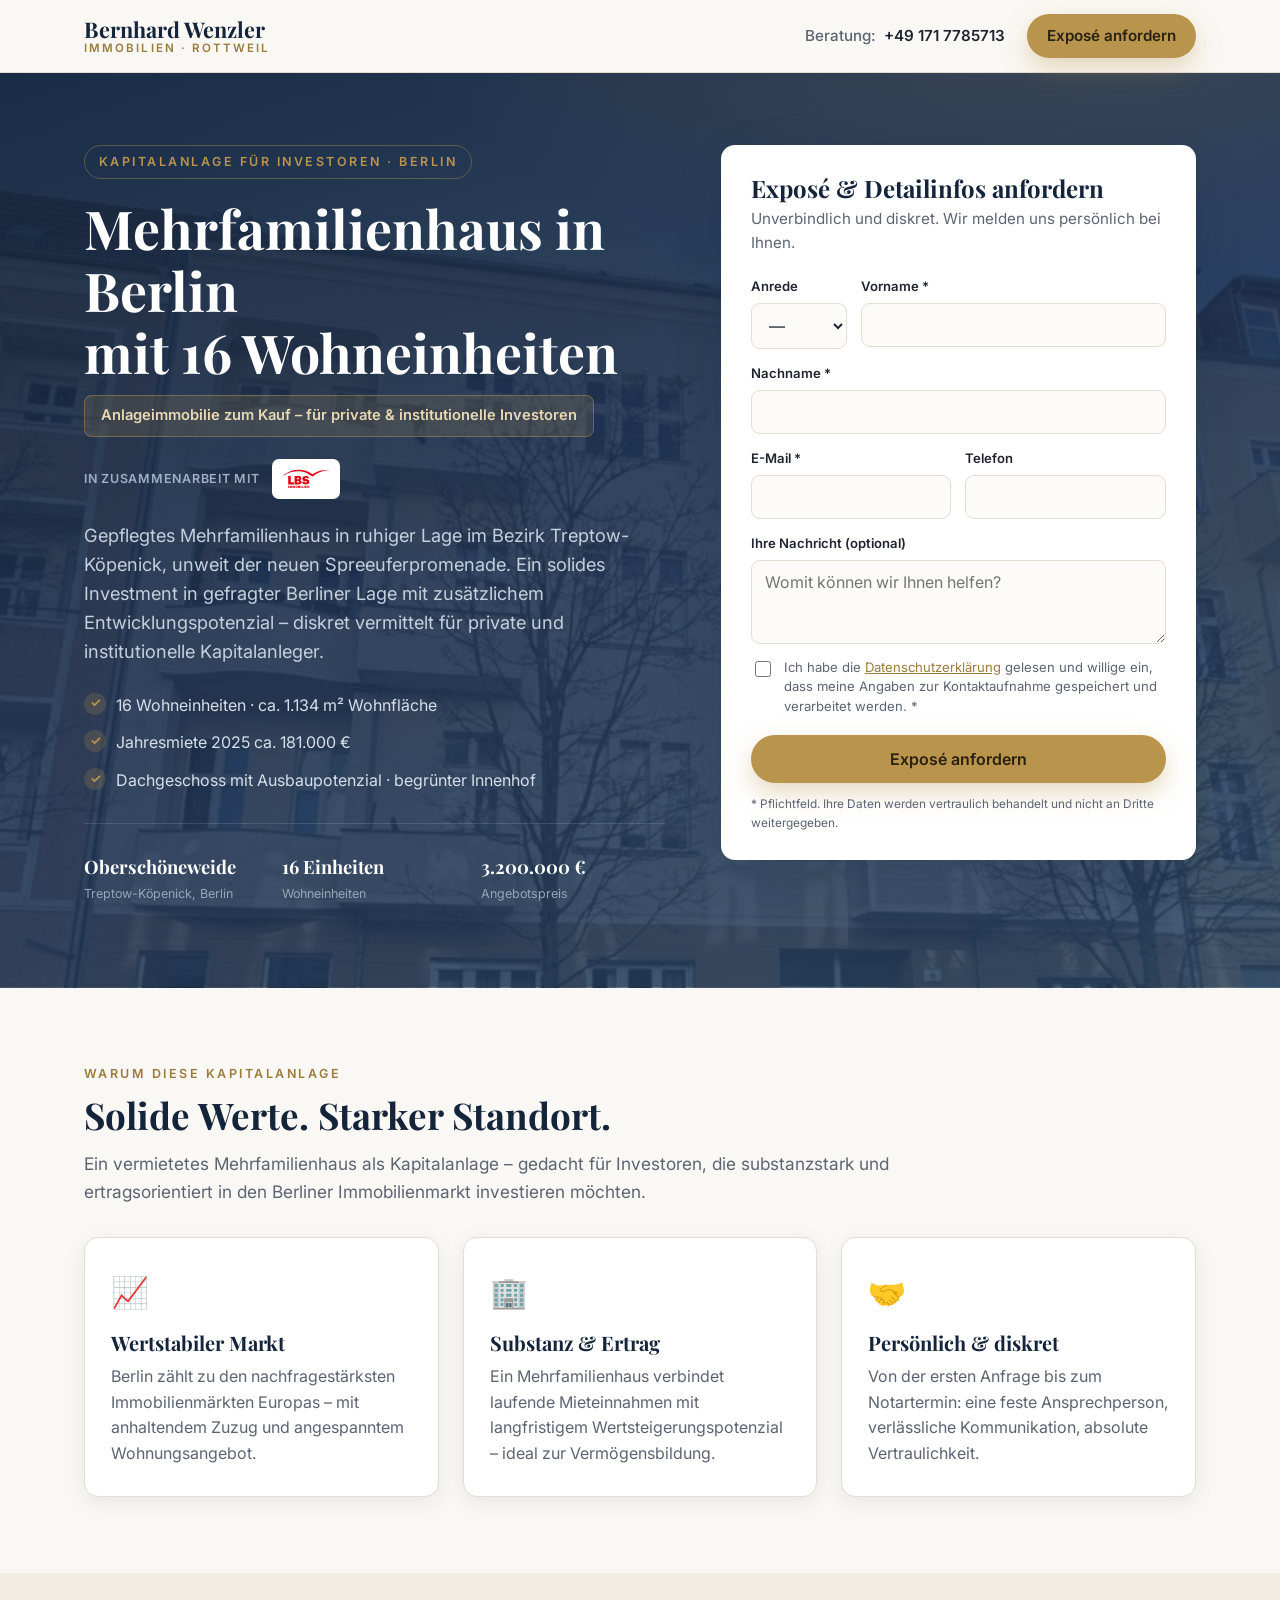
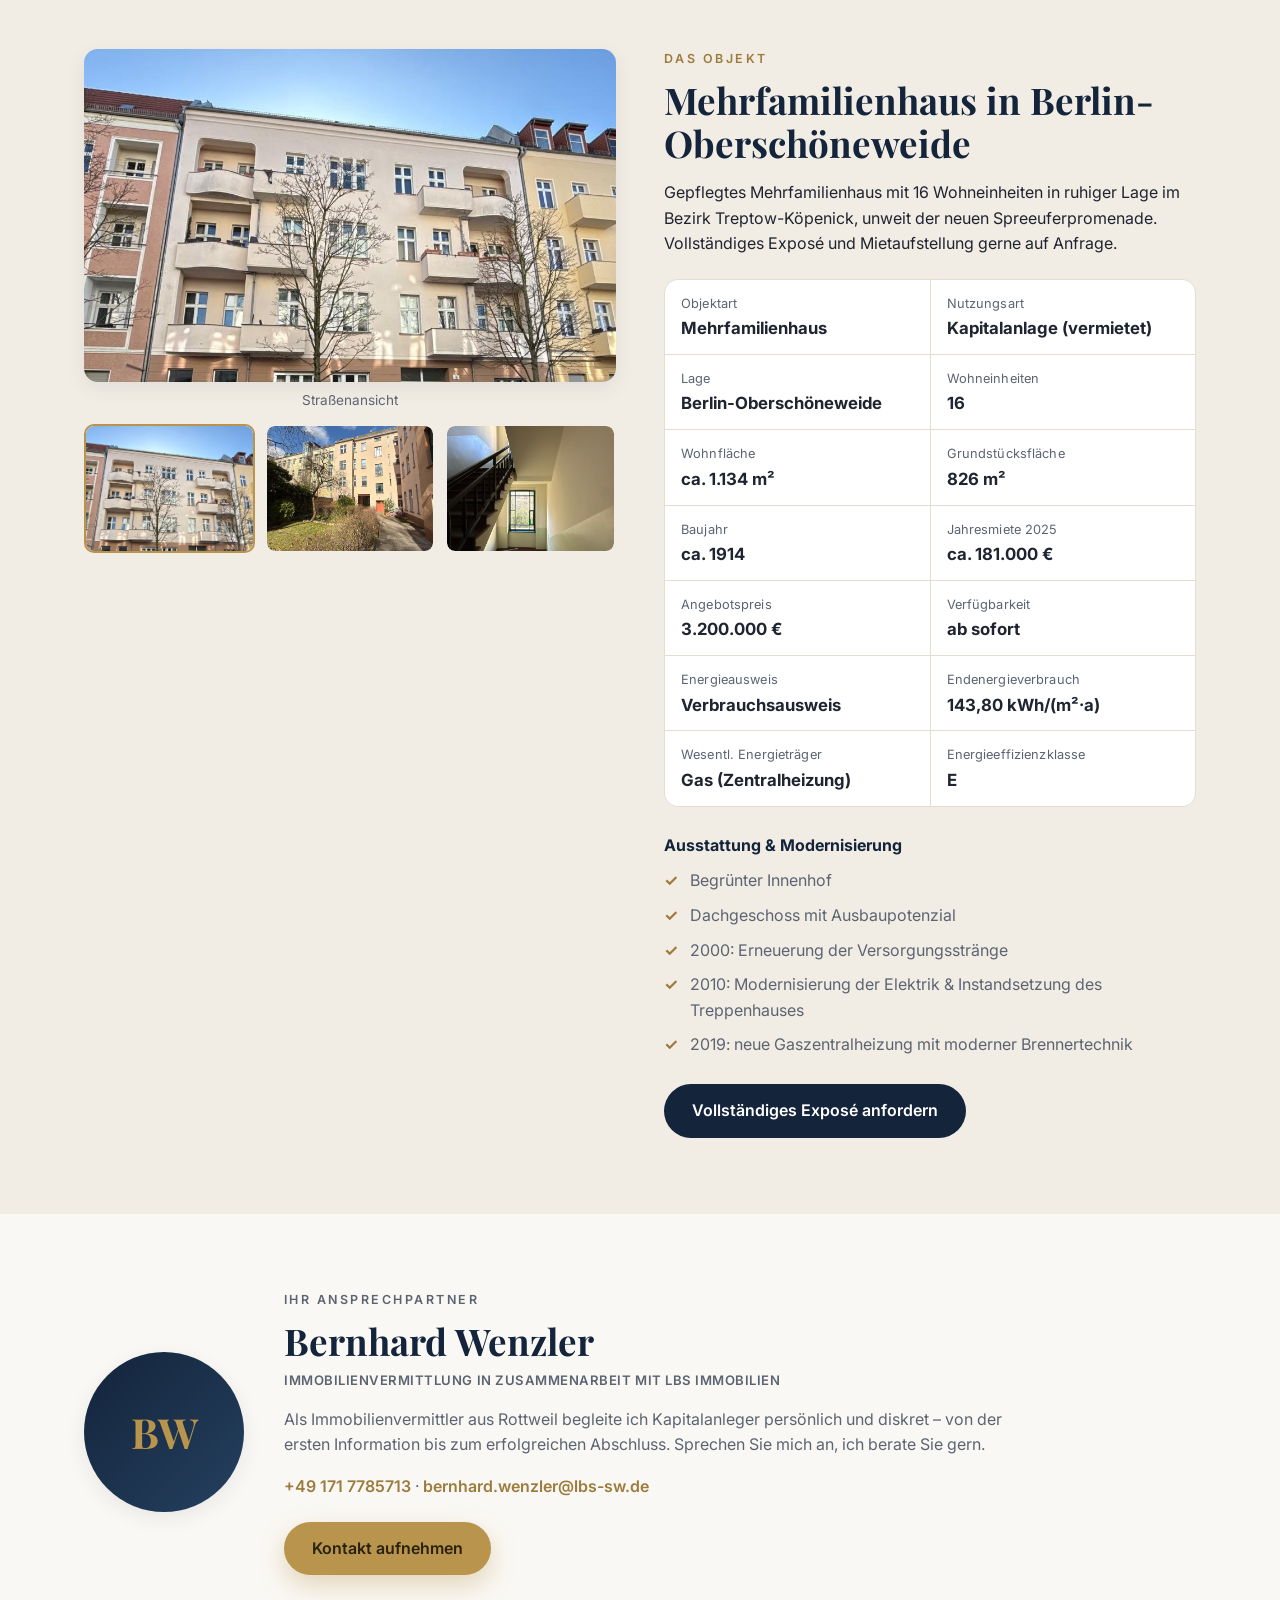
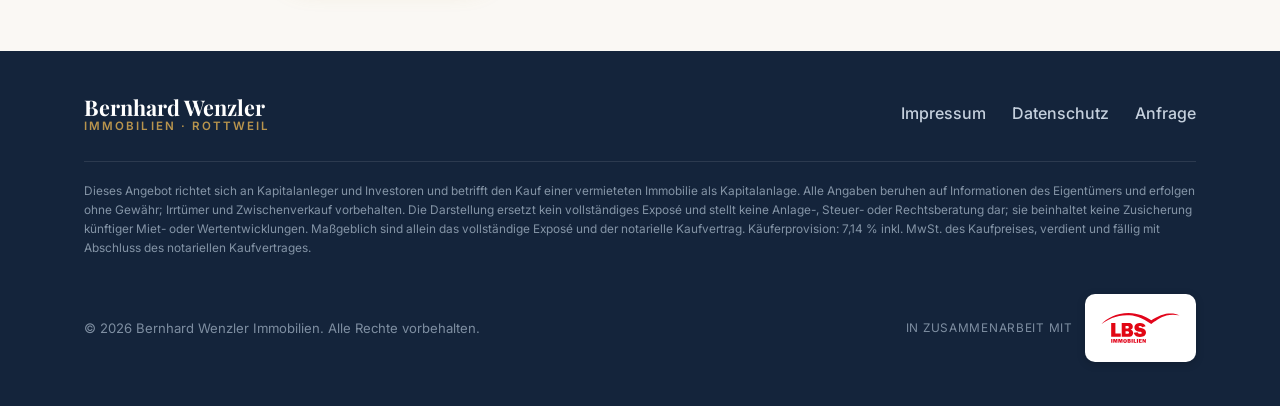
<file: index.html>
<!DOCTYPE html>
<html lang="de">
<head>
  <meta charset="UTF-8" />
  <meta name="viewport" content="width=device-width, initial-scale=1.0, viewport-fit=cover" />
  <meta name="theme-color" content="#14243b" />
  <meta name="format-detection" content="telephone=yes" />
  <title>Investmentchance Berlin – Mehrfamilienhaus, 16 Einheiten | Bernhard Wenzler Immobilien</title>
  <meta name="description" content="Gepflegtes Mehrfamilienhaus mit 16 Wohneinheiten in Berlin-Oberschöneweide (Treptow-Köpenick) als Kapitalanlage. Jahresmiete ca. 181.000 €, Angebotspreis 3.200.000 €. Jetzt unverbindlich Exposé anfordern." />
  <meta name="robots" content="index, follow" />

  <!-- Open Graph / Social (für Werbeanzeigen-Vorschau) -->
  <meta property="og:type" content="website" />
  <meta property="og:title" content="Kapitalanlage Berlin – Mehrfamilienhaus für Investoren" />
  <meta property="og:description" content="Vermietetes Mehrfamilienhaus in Berlin-Oberschöneweide als Kapitalanlage für Investoren. Jetzt unverbindlich das Exposé anfordern." />
  <meta property="og:locale" content="de_DE" />
  <meta property="og:image" content="assets/8-fassade.jpg" />
  <meta name="twitter:card" content="summary_large_image" />
  <meta name="twitter:title" content="Investmentchance Berlin – Mehrfamilienhaus" />
  <meta name="twitter:description" content="16 Wohneinheiten in Berlin-Oberschöneweide. Jetzt Exposé anfordern." />
  <meta name="twitter:image" content="assets/8-fassade.jpg" />
  <!-- Hinweis: Für zuverlässige Meta/Facebook-Vorschau sollte og:image eine ABSOLUTE URL
       sein (z. B. https://DEINE-DOMAIN/assets/8.jpg), sobald die Domain feststeht. -->

  <link rel="icon" href="assets/favicon.svg" type="image/svg+xml" />
  <link rel="preload" as="image" href="assets/8-fassade.jpg" />

  <!-- Fonts -->
  <link rel="preconnect" href="https://fonts.googleapis.com" />
  <link rel="preconnect" href="https://fonts.gstatic.com" crossorigin />
  <link href="https://fonts.googleapis.com/css2?family=Inter:wght@400;500;600;700&family=Playfair+Display:wght@600;700&display=swap" rel="stylesheet" />

  <link rel="stylesheet" href="styles.css" />
</head>
<body>

  <!-- ===================== HEADER ===================== -->
  <header class="site-header" id="top">
    <div class="container header-inner">
      <a href="#top" class="brand" aria-label="Bernhard Wenzler Immobilien – Startseite">
        <span class="brand-name">Bernhard Wenzler</span>
        <span class="brand-sub">Immobilien · Rottweil</span>
      </a>
      <nav class="header-nav">
        <a href="tel:+491717785713" class="header-phone">
          <span class="phone-label">Beratung:</span> +49 171 7785713
        </a>
        <a href="#anfrage" class="btn btn-primary btn-sm">Exposé anfordern</a>
      </nav>
    </div>
  </header>

  <!-- ===================== HERO / FORM ===================== -->
  <section class="hero">
    <div class="container hero-grid">

      <div class="hero-copy">
        <p class="eyebrow">Kapitalanlage für Investoren · Berlin</p>
        <h1>Mehrfamilienhaus in Berlin <span class="nowrap">mit 16 Wohneinheiten</span></h1>
        <p class="hero-tag">Anlageimmobilie zum Kauf – für private &amp; institutionelle Investoren</p>
        <div class="hero-partner">
          <span class="hero-partner-label">In Zusammenarbeit mit</span>
          <span class="hero-partner-chip"><img src="assets/IMMO_LOGO-3.svg" alt="LBS Immobilien" /></span>
        </div>
        <p class="lead">
          Gepflegtes Mehrfamilienhaus in ruhiger Lage im Bezirk Treptow-Köpenick, unweit der neuen
          Spreeuferpromenade. Ein solides Investment in gefragter Berliner Lage mit zusätzlichem
          Entwicklungspotenzial – diskret vermittelt für private und institutionelle Kapitalanleger.
        </p>

        <ul class="hero-usps">
          <li>16 Wohneinheiten · ca. 1.134 m² Wohnfläche</li>
          <li>Jahresmiete 2025 ca. 181.000 €</li>
          <li>Dachgeschoss mit Ausbaupotenzial · begrünter Innenhof</li>
        </ul>

        <div class="hero-facts">
          <div class="fact">
            <span class="fact-value">Oberschöneweide</span>
            <span class="fact-label">Treptow-Köpenick, Berlin</span>
          </div>
          <div class="fact">
            <span class="fact-value">16 Einheiten</span>
            <span class="fact-label">Wohneinheiten</span>
          </div>
          <div class="fact">
            <span class="fact-value">3.200.000 €</span>
            <span class="fact-label">Angebotspreis</span>
          </div>
        </div>

        <a href="#anfrage" class="btn btn-primary btn-lg hero-cta-mobile">Jetzt Exposé anfordern</a>
      </div>

      <!-- ===================== ANFRAGE-FORMULAR ===================== -->
      <div class="form-card" id="anfrage">
        <h2 class="form-title">Exposé &amp; Detailinfos anfordern</h2>
        <p class="form-intro">Unverbindlich und diskret. Wir melden uns persönlich bei Ihnen.</p>

        <form id="lead-form" novalidate>
          <!-- Web3Forms Pflichtfeld: Access Key. Wird per script.js gesetzt. -->
          <input type="hidden" name="access_key" id="access_key" value="" />
          <input type="hidden" name="subject" value="Neue Investoren-Anfrage – Mehrfamilienhaus Berlin" />
          <input type="hidden" name="from_name" value="Landingpage – Kapitalanlage Berlin" />
          <!-- Honeypot gegen Spam (unsichtbar) -->
          <input type="checkbox" name="botcheck" class="hp-field" tabindex="-1" autocomplete="off" />

          <div class="field-row">
            <div class="field field-anrede">
              <label for="anrede">Anrede</label>
              <select id="anrede" name="Anrede">
                <option value="">—</option>
                <option>Herr</option>
                <option>Frau</option>
                <option>Divers</option>
              </select>
            </div>
            <div class="field">
              <label for="vorname">Vorname *</label>
              <input type="text" id="vorname" name="Vorname" autocomplete="given-name" required />
            </div>
          </div>

          <div class="field">
            <label for="nachname">Nachname *</label>
            <input type="text" id="nachname" name="Nachname" autocomplete="family-name" required />
          </div>

          <div class="field-row">
            <div class="field">
              <label for="email">E-Mail *</label>
              <input type="email" id="email" name="E-Mail" autocomplete="email" required />
            </div>
            <div class="field">
              <label for="telefon">Telefon</label>
              <input type="tel" id="telefon" name="Telefon" autocomplete="tel" inputmode="tel" />
            </div>
          </div>

          <div class="field">
            <label for="nachricht">Ihre Nachricht (optional)</label>
            <textarea id="nachricht" name="Nachricht" rows="3" placeholder="Womit können wir Ihnen helfen?"></textarea>
          </div>

          <label class="consent">
            <input type="checkbox" id="consent" name="Einwilligung Datenschutz" value="Ja" required />
            <span>Ich habe die <a href="datenschutz.html" target="_blank" rel="noopener">Datenschutzerklärung</a>
            gelesen und willige ein, dass meine Angaben zur Kontaktaufnahme gespeichert und verarbeitet werden. *</span>
          </label>

          <button type="submit" class="btn btn-primary btn-block" id="submit-btn" enterkeyhint="send">Exposé anfordern</button>
          <p class="form-note">* Pflichtfeld. Ihre Daten werden vertraulich behandelt und nicht an Dritte weitergegeben.</p>

          <div class="form-result" id="form-result" role="status" aria-live="polite" hidden></div>
        </form>
      </div>

    </div>
  </section>

  <!-- ===================== VORTEILE ===================== -->
  <section class="section" id="vorteile">
    <div class="container">
      <p class="section-eyebrow">Warum diese Kapitalanlage</p>
      <h2 class="section-title">Solide Werte. Starker Standort.</h2>
      <p class="section-lead">Ein vermietetes Mehrfamilienhaus als Kapitalanlage – gedacht für
        Investoren, die substanzstark und ertragsorientiert in den Berliner Immobilienmarkt investieren möchten.</p>
      <div class="cards">
        <article class="card">
          <div class="card-icon">📈</div>
          <h3>Wertstabiler Markt</h3>
          <p>Berlin zählt zu den nachfragestärksten Immobilienmärkten Europas – mit anhaltendem
             Zuzug und angespanntem Wohnungsangebot.</p>
        </article>
        <article class="card">
          <div class="card-icon">🏢</div>
          <h3>Substanz &amp; Ertrag</h3>
          <p>Ein Mehrfamilienhaus verbindet laufende Mieteinnahmen mit langfristigem
             Wertsteigerungspotenzial – ideal zur Vermögensbildung.</p>
        </article>
        <article class="card">
          <div class="card-icon">🤝</div>
          <h3>Persönlich &amp; diskret</h3>
          <p>Von der ersten Anfrage bis zum Notartermin: eine feste Ansprechperson,
             verlässliche Kommunikation, absolute Vertraulichkeit.</p>
        </article>
      </div>
    </div>
  </section>

  <!-- ===================== OBJEKTDATEN ===================== -->
  <section class="section section-alt" id="objekt">
    <div class="container objekt-grid">
      <div class="objekt-media">
        <figure class="gallery">
          <img id="gallery-main" src="assets/8-fassade.jpg" alt="Straßenansicht des Mehrfamilienhauses in Berlin-Oberschöneweide"
               decoding="async" loading="lazy" />
          <figcaption id="gallery-caption">Straßenansicht</figcaption>
        </figure>
        <div class="gallery-thumbs" role="group" aria-label="Weitere Objektfotos">
          <button type="button" class="thumb is-active" data-src="assets/8-fassade.jpg" data-caption="Straßenansicht" aria-label="Straßenansicht anzeigen">
            <img src="assets/8-fassade.jpg" alt="Straßenansicht der Fassade" loading="lazy" decoding="async" />
          </button>
          <button type="button" class="thumb" data-src="assets/5.jpg" data-caption="Begrünter Innenhof" aria-label="Innenhof anzeigen">
            <img src="assets/5.jpg" alt="Begrünter Innenhof mit Garten" loading="lazy" decoding="async" />
          </button>
          <button type="button" class="thumb" data-src="assets/14.jpg" data-caption="Historisches Treppenhaus" aria-label="Treppenhaus anzeigen">
            <img src="assets/14.jpg" alt="Historisches Treppenhaus mit Bleiglasfenster" loading="lazy" decoding="async" />
          </button>
        </div>
      </div>
      <div class="objekt-info">
        <p class="section-eyebrow">Das Objekt</p>
        <h2 class="section-title">Mehrfamilienhaus in Berlin-Oberschöneweide</h2>
        <p>Gepflegtes Mehrfamilienhaus mit 16 Wohneinheiten in ruhiger Lage im Bezirk
           Treptow-Köpenick, unweit der neuen Spreeuferpromenade. Vollständiges Exposé
           und Mietaufstellung gerne auf Anfrage.</p>
        <dl class="objekt-data">
          <div><dt>Objektart</dt><dd>Mehrfamilienhaus</dd></div>
          <div><dt>Nutzungsart</dt><dd>Kapitalanlage (vermietet)</dd></div>
          <div><dt>Lage</dt><dd>Berlin-Oberschöneweide</dd></div>
          <div><dt>Wohneinheiten</dt><dd>16</dd></div>
          <div><dt>Wohnfläche</dt><dd>ca. 1.134 m²</dd></div>
          <div><dt>Grundstücksfläche</dt><dd>826 m²</dd></div>
          <div><dt>Baujahr</dt><dd>ca. 1914</dd></div>
          <div><dt>Jahresmiete 2025</dt><dd>ca. 181.000 €</dd></div>
          <div><dt>Angebotspreis</dt><dd>3.200.000 €</dd></div>
          <div><dt>Verfügbarkeit</dt><dd>ab sofort</dd></div>
          <div><dt>Energieausweis</dt><dd>Verbrauchsausweis</dd></div>
          <div><dt>Endenergieverbrauch</dt><dd>143,80 kWh/(m²·a)</dd></div>
          <div><dt>Wesentl. Energieträger</dt><dd>Gas (Zentralheizung)</dd></div>
          <div><dt>Energieeffizienzklasse</dt><dd>E</dd></div>
        </dl>

        <p class="objekt-mods-title">Ausstattung &amp; Modernisierung</p>
        <ul class="objekt-mods">
          <li>Begrünter Innenhof</li>
          <li>Dachgeschoss mit Ausbaupotenzial</li>
          <li>2000: Erneuerung der Versorgungsstränge</li>
          <li>2010: Modernisierung der Elektrik &amp; Instandsetzung des Treppenhauses</li>
          <li>2019: neue Gaszentralheizung mit moderner Brennertechnik</li>
        </ul>

        <a href="#anfrage" class="btn btn-dark">Vollständiges Exposé anfordern</a>
      </div>
    </div>
  </section>

  <!-- ===================== ÜBER / MAKLER ===================== -->
  <section class="section" id="ansprechpartner">
    <div class="container makler">
      <div class="makler-avatar">
        <!-- TODO: Foto von Bernhard Wenzler einsetzen (assets/bernhard-wenzler.jpg) -->
        <span>BW</span>
      </div>
      <div class="makler-text">
        <p class="section-eyebrow">Ihr Ansprechpartner</p>
        <h2 class="section-title">Bernhard Wenzler</h2>
        <p class="makler-affil">Immobilienvermittlung in Zusammenarbeit mit LBS Immobilien</p>
        <p>
          Als Immobilienvermittler aus Rottweil begleite ich Kapitalanleger persönlich und diskret –
          von der ersten Information bis zum erfolgreichen Abschluss. Sprechen Sie mich an, ich berate Sie gern.
        </p>
        <p class="makler-contact">
          <a href="tel:+491717785713">+49 171 7785713</a> ·
          <a href="mailto:bernhard.wenzler@lbs-sw.de">bernhard.wenzler@lbs-sw.de</a>
        </p>
        <a href="#anfrage" class="btn btn-primary">Kontakt aufnehmen</a>
      </div>
    </div>
  </section>

  <!-- ===================== FOOTER ===================== -->
  <footer class="site-footer">
    <div class="container footer-inner">
      <div class="footer-brand">
        <span class="brand-name">Bernhard Wenzler</span>
        <span class="brand-sub">Immobilien · Rottweil</span>
      </div>
      <nav class="footer-nav">
        <a href="https://lbs-immosw.de/impressum/" target="_blank" rel="noopener">Impressum</a>
        <a href="datenschutz.html">Datenschutz</a>
        <a href="#anfrage">Anfrage</a>
      </nav>
      <p class="legal-note">
        Dieses Angebot richtet sich an Kapitalanleger und Investoren und betrifft den Kauf einer
        vermieteten Immobilie als Kapitalanlage. Alle Angaben beruhen auf Informationen des
        Eigentümers und erfolgen ohne Gewähr; Irrtümer und Zwischenverkauf vorbehalten. Die
        Darstellung ersetzt kein vollständiges Exposé und stellt keine Anlage-, Steuer- oder
        Rechtsberatung dar; sie beinhaltet keine Zusicherung künftiger Miet- oder Wertentwicklungen.
        Maßgeblich sind allein das vollständige Exposé und der notarielle Kaufvertrag.
        Käuferprovision: 7,14 % inkl. MwSt. des Kaufpreises, verdient und fällig mit
        Abschluss des notariellen Kaufvertrages.
      </p>
      <div class="footer-bottom">
        <p class="footer-copy">© <span id="year"></span> Bernhard Wenzler Immobilien. Alle Rechte vorbehalten.</p>
        <div class="footer-partner">
          <span class="footer-partner-label">In Zusammenarbeit mit</span>
          <span class="footer-partner-chip">
            <img src="assets/IMMO_LOGO-3.svg" alt="LBS Immobilien" />
          </span>
        </div>
      </div>
    </div>
  </footer>

  <!-- Feste Aktionsleiste (nur mobil) -->
  <div class="mobile-bar" id="mobile-bar">
    <a href="tel:+491717785713" class="mobile-bar-call" aria-label="Bernhard Wenzler anrufen">
      <span aria-hidden="true">📞</span> Anrufen
    </a>
    <a href="#anfrage" class="mobile-bar-cta">Exposé anfordern</a>
  </div>

  <script src="script.js"></script>
</body>
</html>
</file>
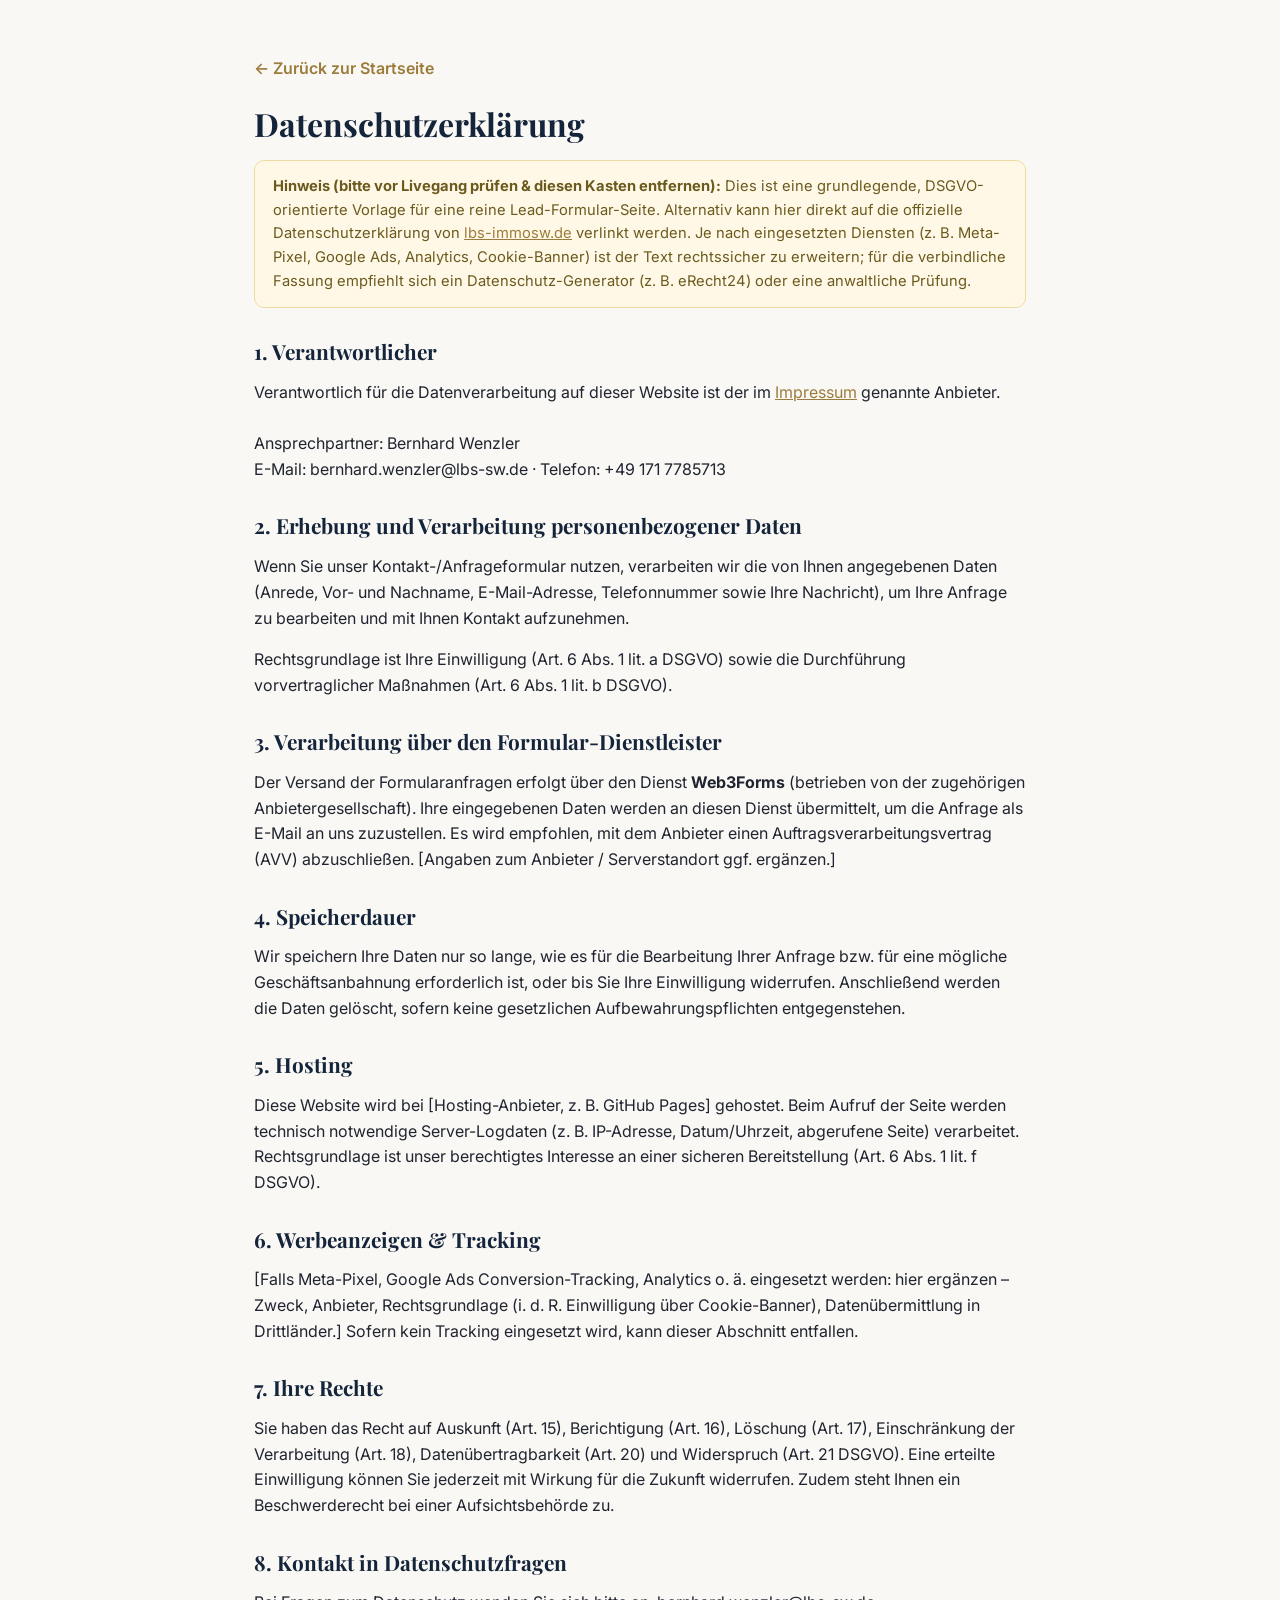
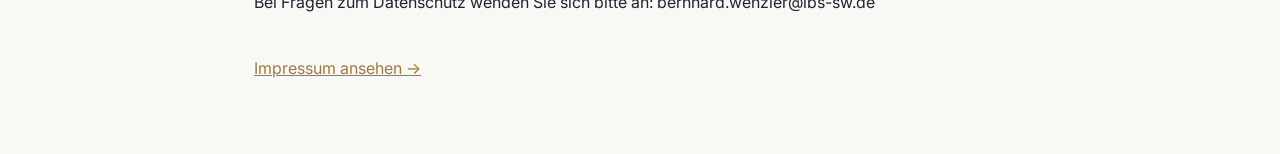
<file: datenschutz.html>
<!DOCTYPE html>
<html lang="de">
<head>
  <meta charset="UTF-8" />
  <meta name="viewport" content="width=device-width, initial-scale=1.0" />
  <meta name="robots" content="noindex, follow" />
  <title>Datenschutzerklärung | Bernhard Wenzler Immobilien</title>
  <link rel="icon" href="assets/favicon.svg" type="image/svg+xml" />
  <link rel="preconnect" href="https://fonts.googleapis.com" />
  <link rel="preconnect" href="https://fonts.gstatic.com" crossorigin />
  <link href="https://fonts.googleapis.com/css2?family=Inter:wght@400;500;600;700&family=Playfair+Display:wght@600;700&display=swap" rel="stylesheet" />
  <link rel="stylesheet" href="styles.css" />
</head>
<body>
  <div class="container legal">
    <a href="index.html" class="back-link">← Zurück zur Startseite</a>
    <h1>Datenschutzerklärung</h1>

    <div class="placeholder-box">
      <strong>Hinweis (bitte vor Livegang prüfen &amp; diesen Kasten entfernen):</strong>
      Dies ist eine grundlegende, DSGVO-orientierte Vorlage für eine reine Lead-Formular-Seite.
      Alternativ kann hier direkt auf die offizielle Datenschutzerklärung von
      <a href="https://lbs-immosw.de/" target="_blank" rel="noopener">lbs-immosw.de</a> verlinkt werden.
      Je nach eingesetzten Diensten (z. B. Meta-Pixel, Google Ads, Analytics, Cookie-Banner)
      ist der Text rechtssicher zu erweitern; für die verbindliche Fassung empfiehlt sich ein
      Datenschutz-Generator (z. B. eRecht24) oder eine anwaltliche Prüfung.
    </div>

    <h2>1. Verantwortlicher</h2>
    <p>
      Verantwortlich für die Datenverarbeitung auf dieser Website ist der im
      <a href="https://lbs-immosw.de/impressum/" target="_blank" rel="noopener">Impressum</a>
      genannte Anbieter.<br /><br />
      Ansprechpartner: Bernhard Wenzler<br />
      E-Mail: bernhard.wenzler@lbs-sw.de · Telefon: +49 171 7785713
    </p>

    <h2>2. Erhebung und Verarbeitung personenbezogener Daten</h2>
    <p>
      Wenn Sie unser Kontakt-/Anfrageformular nutzen, verarbeiten wir die von Ihnen angegebenen
      Daten (Anrede, Vor- und Nachname, E-Mail-Adresse, Telefonnummer sowie Ihre Nachricht),
      um Ihre Anfrage zu bearbeiten und mit Ihnen Kontakt aufzunehmen.
    </p>
    <p>
      Rechtsgrundlage ist Ihre Einwilligung (Art. 6 Abs. 1 lit. a DSGVO) sowie die Durchführung
      vorvertraglicher Maßnahmen (Art. 6 Abs. 1 lit. b DSGVO).
    </p>

    <h2>3. Verarbeitung über den Formular-Dienstleister</h2>
    <p>
      Der Versand der Formularanfragen erfolgt über den Dienst <strong>Web3Forms</strong>
      (betrieben von der zugehörigen Anbietergesellschaft). Ihre eingegebenen Daten werden
      an diesen Dienst übermittelt, um die Anfrage als E-Mail an uns zuzustellen. Es wird
      empfohlen, mit dem Anbieter einen Auftragsverarbeitungsvertrag (AVV) abzuschließen.
      [Angaben zum Anbieter / Serverstandort ggf. ergänzen.]
    </p>

    <h2>4. Speicherdauer</h2>
    <p>
      Wir speichern Ihre Daten nur so lange, wie es für die Bearbeitung Ihrer Anfrage bzw.
      für eine mögliche Geschäftsanbahnung erforderlich ist, oder bis Sie Ihre Einwilligung
      widerrufen. Anschließend werden die Daten gelöscht, sofern keine gesetzlichen
      Aufbewahrungspflichten entgegenstehen.
    </p>

    <h2>5. Hosting</h2>
    <p>
      Diese Website wird bei [Hosting-Anbieter, z. B. GitHub Pages] gehostet. Beim Aufruf der
      Seite werden technisch notwendige Server-Logdaten (z. B. IP-Adresse, Datum/Uhrzeit,
      abgerufene Seite) verarbeitet. Rechtsgrundlage ist unser berechtigtes Interesse an einer
      sicheren Bereitstellung (Art. 6 Abs. 1 lit. f DSGVO).
    </p>

    <h2>6. Werbeanzeigen &amp; Tracking</h2>
    <p>
      [Falls Meta-Pixel, Google Ads Conversion-Tracking, Analytics o. ä. eingesetzt werden:
      hier ergänzen – Zweck, Anbieter, Rechtsgrundlage (i. d. R. Einwilligung über Cookie-Banner),
      Datenübermittlung in Drittländer.] Sofern kein Tracking eingesetzt wird, kann dieser
      Abschnitt entfallen.
    </p>

    <h2>7. Ihre Rechte</h2>
    <p>
      Sie haben das Recht auf Auskunft (Art. 15), Berichtigung (Art. 16), Löschung (Art. 17),
      Einschränkung der Verarbeitung (Art. 18), Datenübertragbarkeit (Art. 20) und Widerspruch
      (Art. 21 DSGVO). Eine erteilte Einwilligung können Sie jederzeit mit Wirkung für die
      Zukunft widerrufen. Zudem steht Ihnen ein Beschwerderecht bei einer Aufsichtsbehörde zu.
    </p>

    <h2>8. Kontakt in Datenschutzfragen</h2>
    <p>
      Bei Fragen zum Datenschutz wenden Sie sich bitte an: bernhard.wenzler@lbs-sw.de
    </p>

    <p style="margin-top:40px;">
      <a href="https://lbs-immosw.de/impressum/" target="_blank" rel="noopener">Impressum ansehen →</a>
    </p>
  </div>
</body>
</html>
</file>
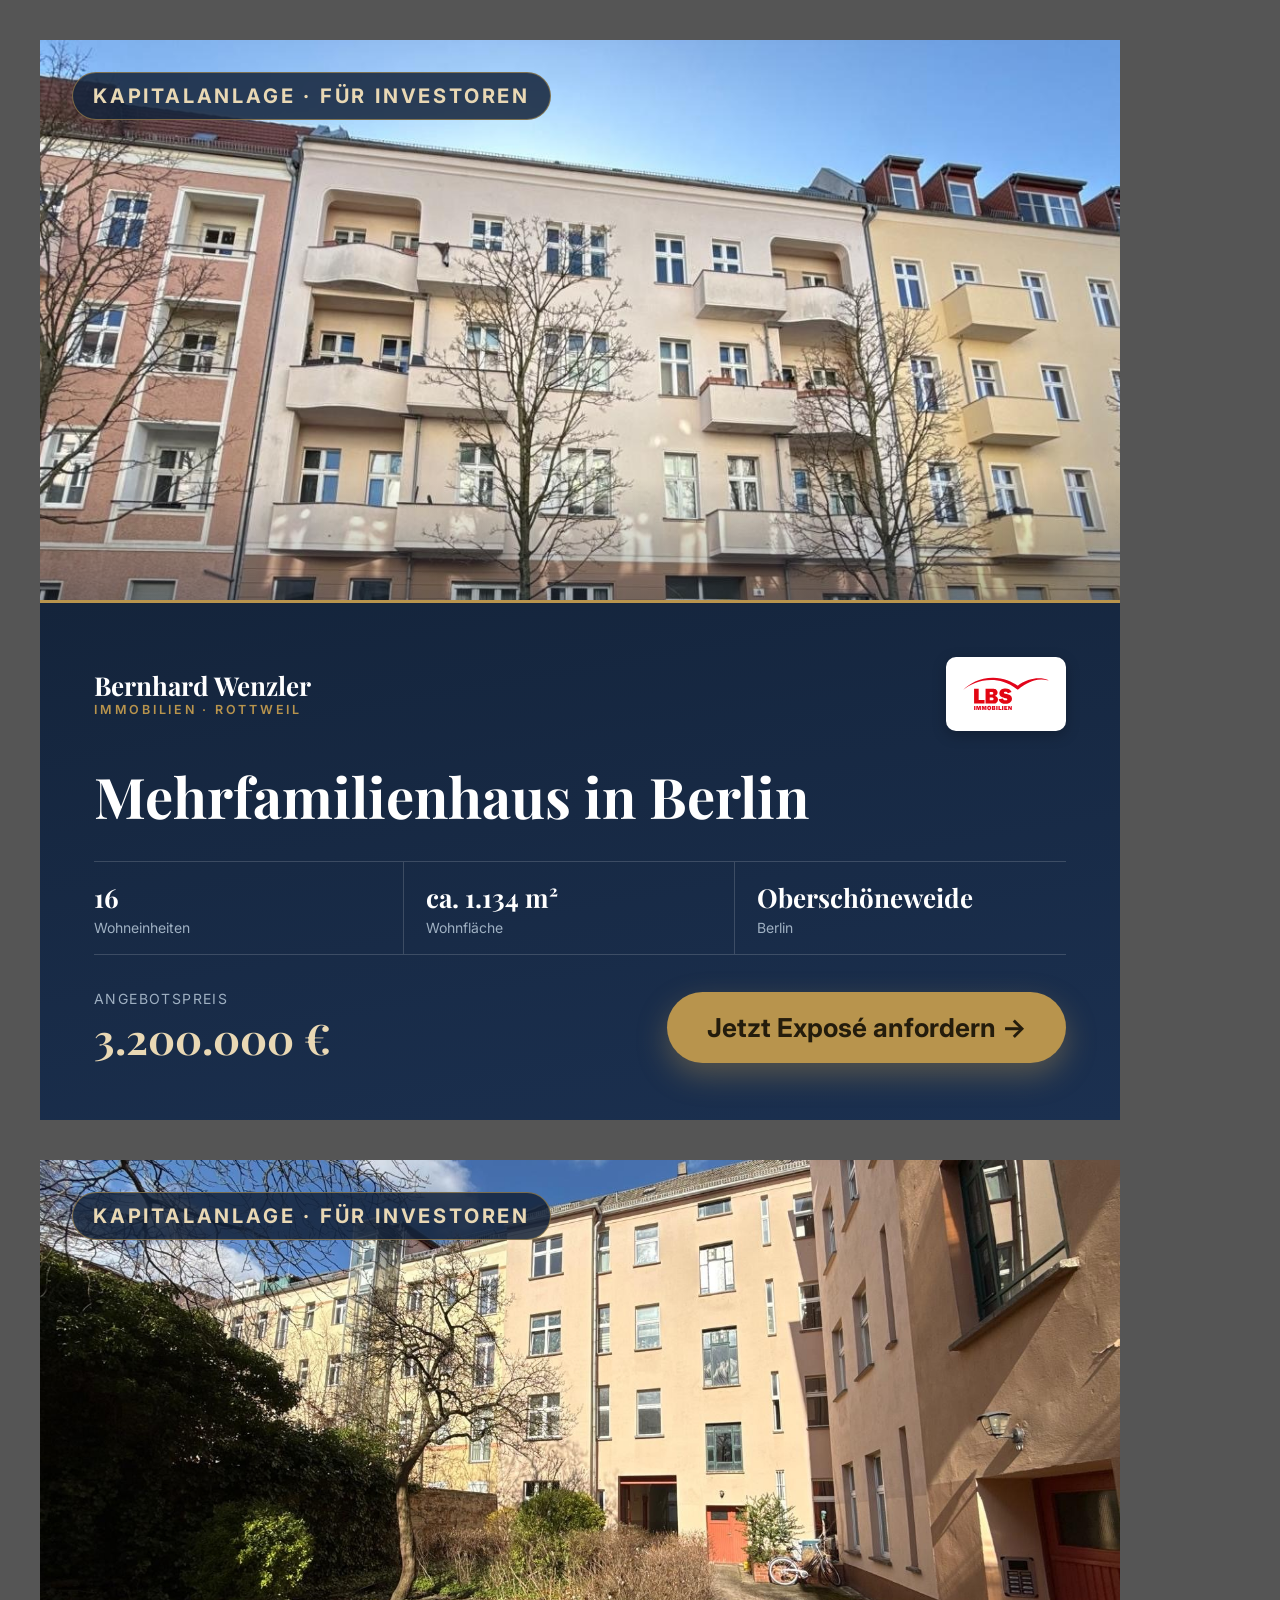
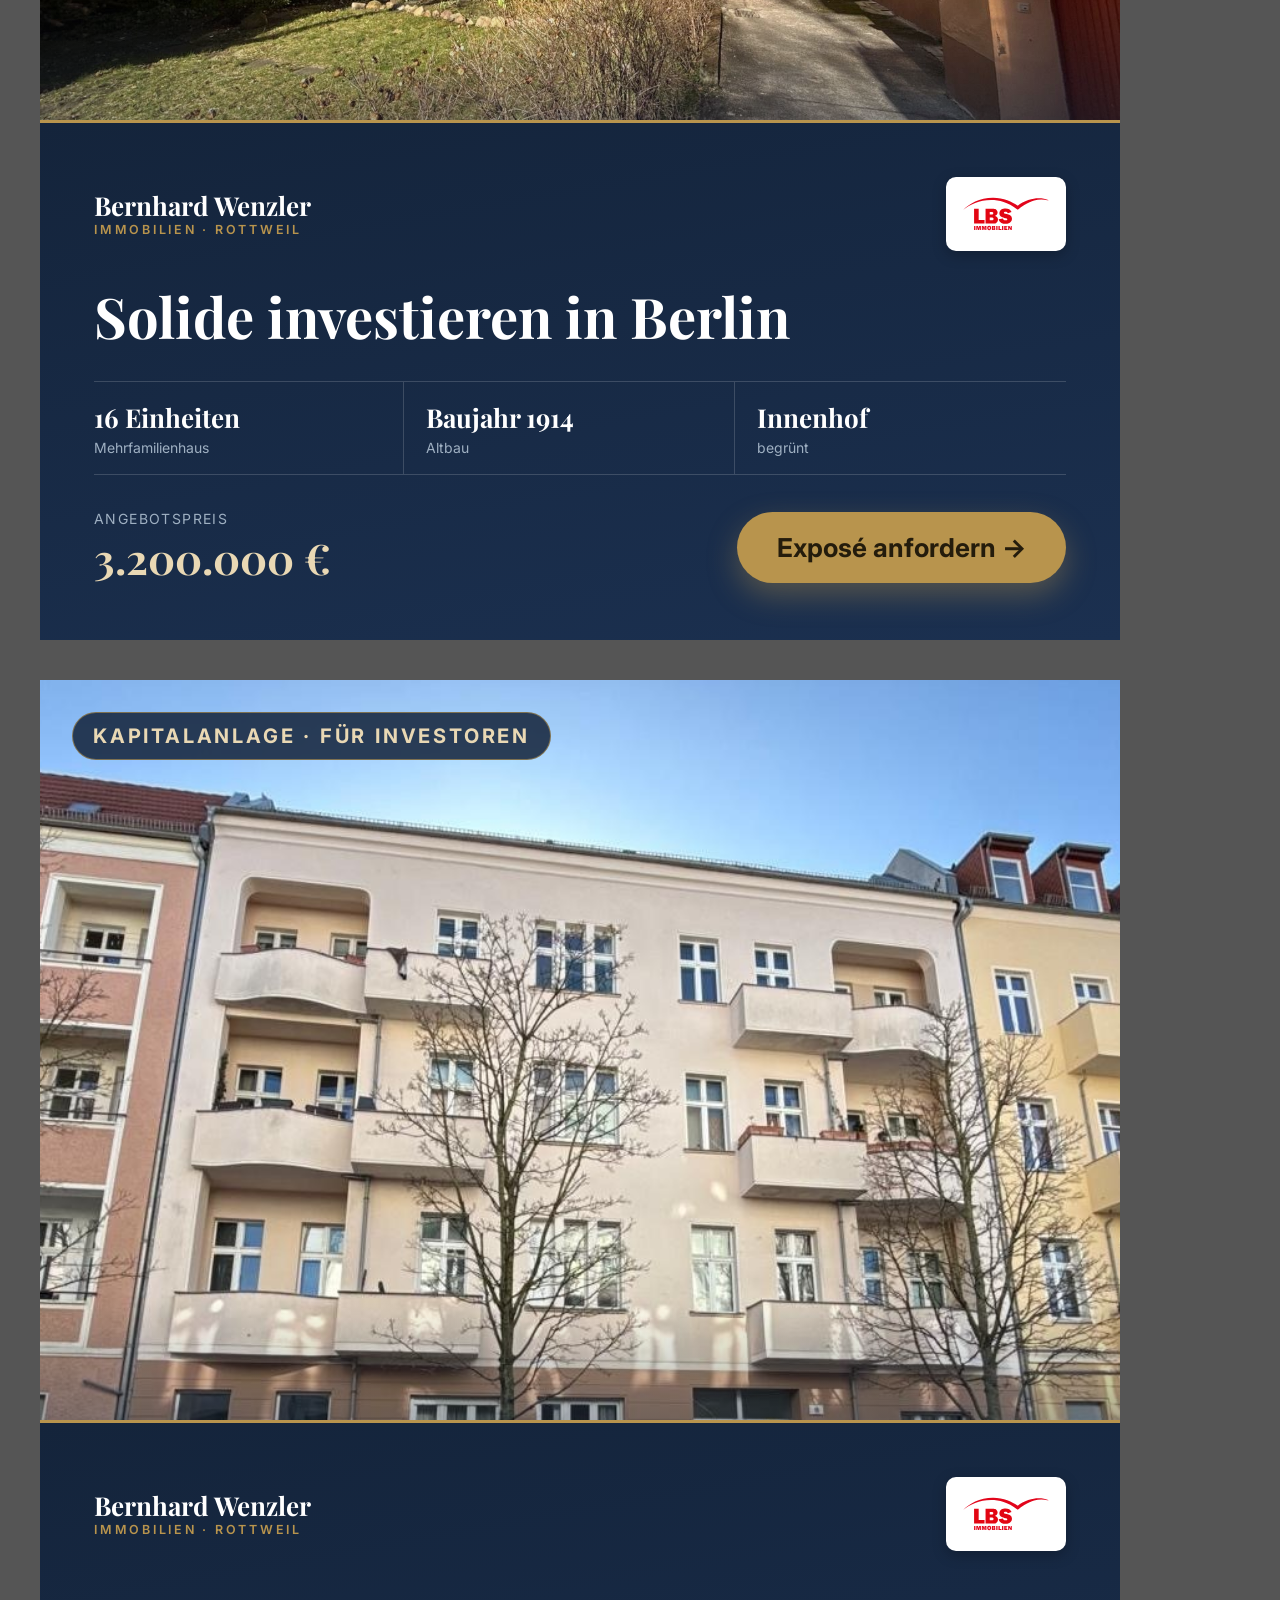
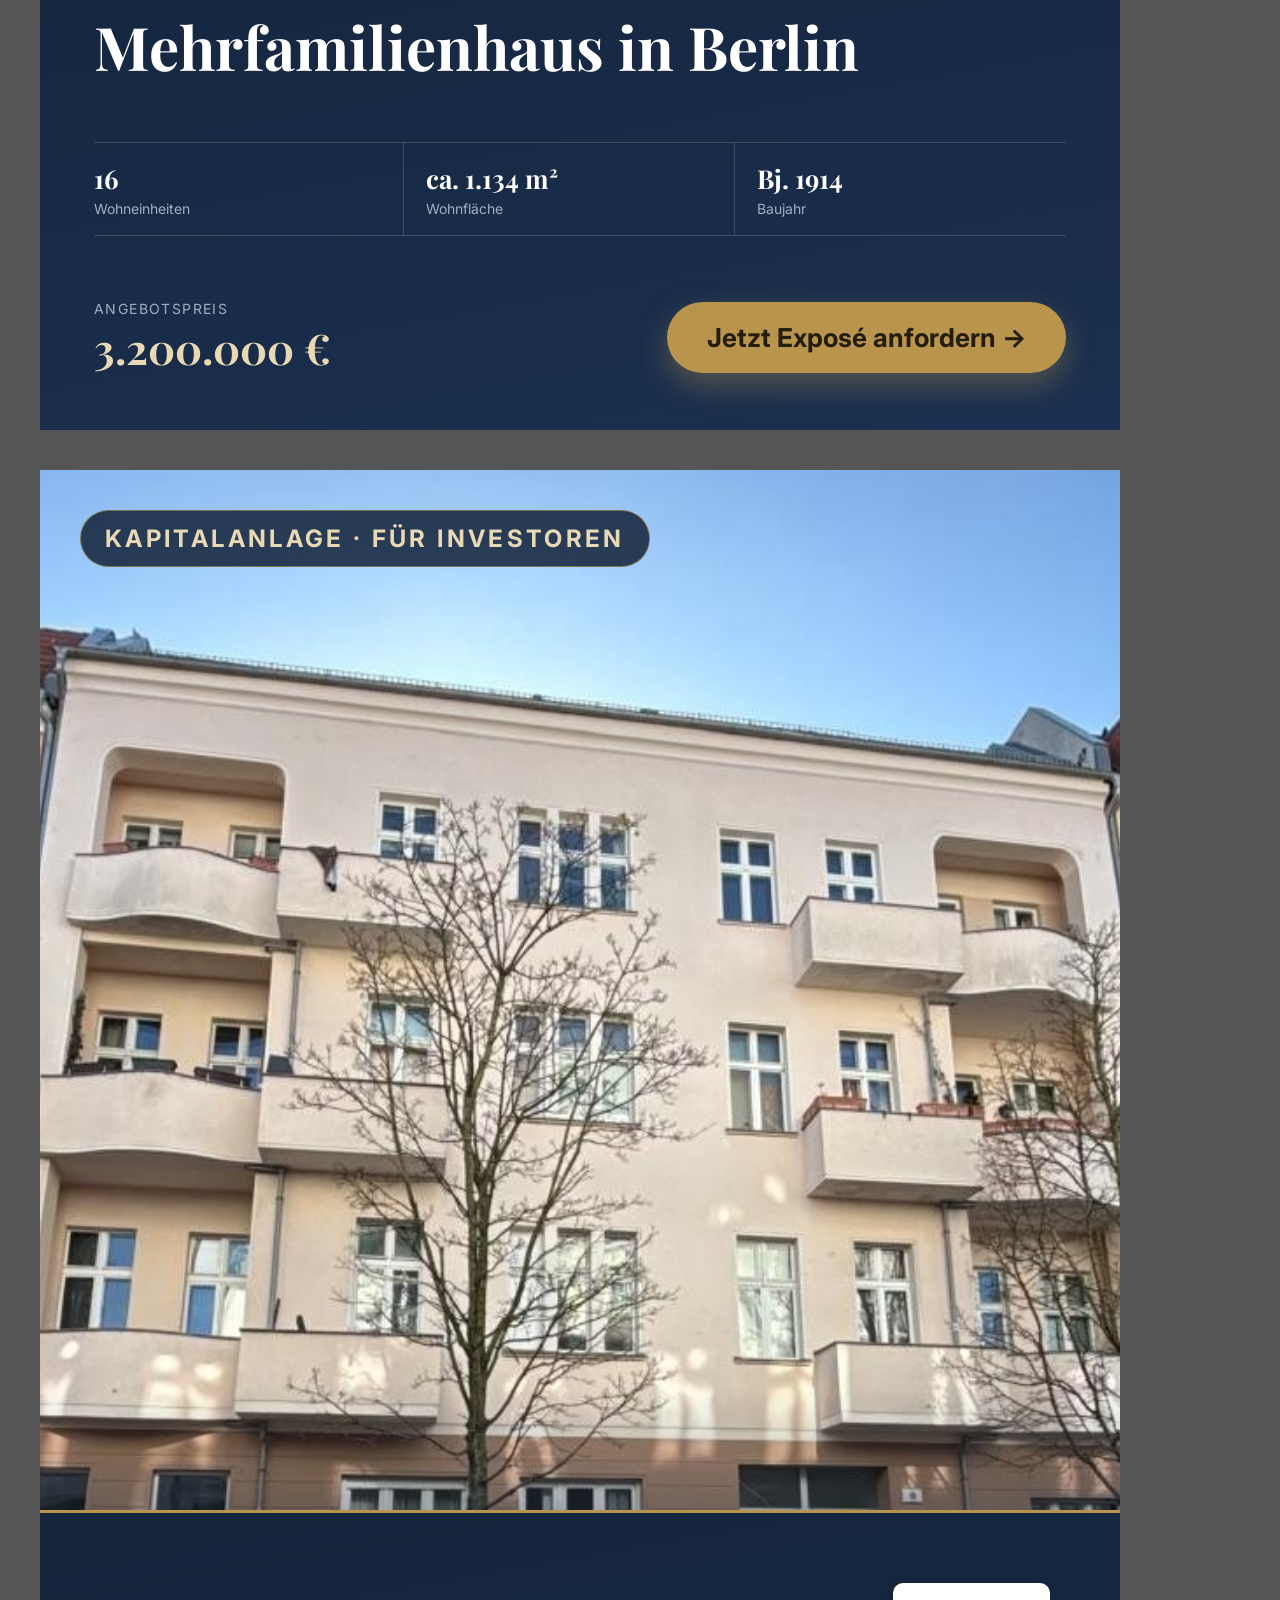
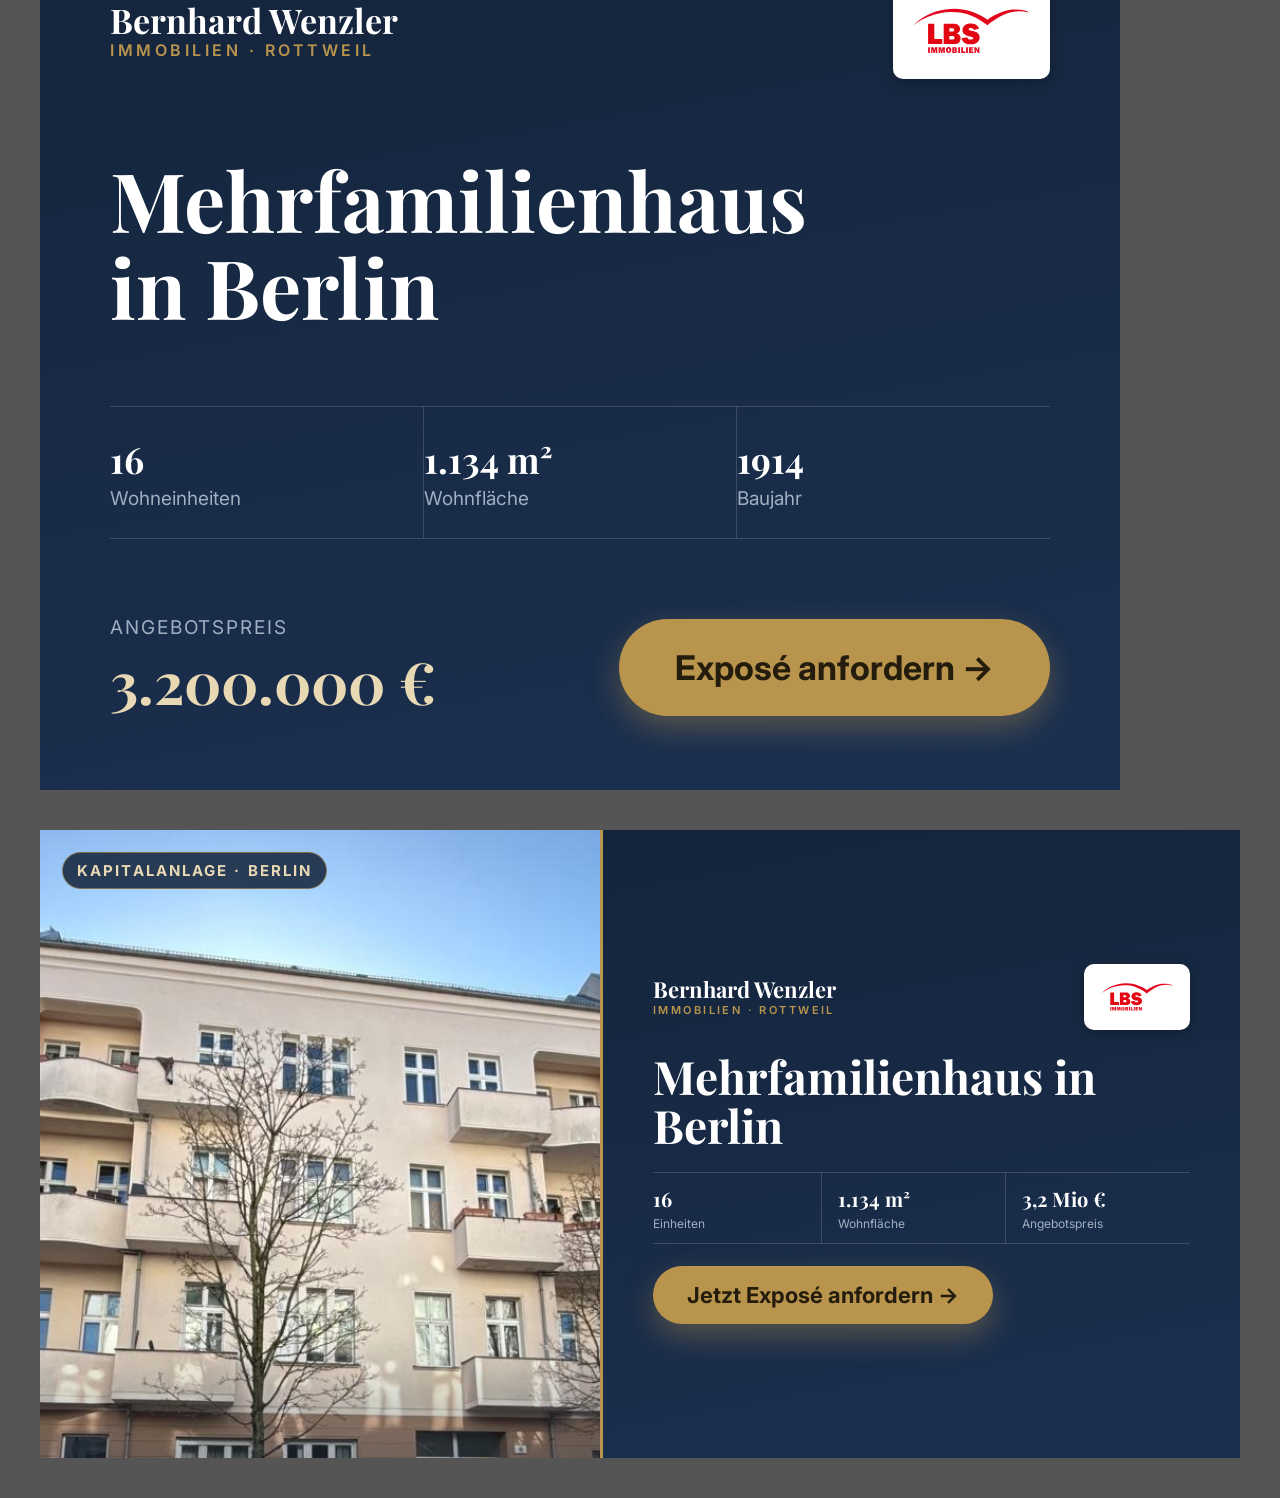
<file: creatives/creatives.src.html>
<!DOCTYPE html>
<html lang="de">
<head>
<meta charset="UTF-8" />
<link rel="preconnect" href="https://fonts.googleapis.com" />
<link rel="preconnect" href="https://fonts.gstatic.com" crossorigin />
<link href="https://fonts.googleapis.com/css2?family=Inter:wght@400;500;600;700;800&family=Playfair+Display:wght@600;700;800&display=swap" rel="stylesheet" />
<style>
  :root{
    --navy:#14243b; --navy2:#1b3050; --gold:#b8944d; --gold-l:#e9d8b4;
    --cream:#faf8f4; --ink:#1f2430; --mut:#9fb0c2;
    --serif:"Playfair Display",Georgia,serif; --sans:"Inter",system-ui,sans-serif;
  }
  *{box-sizing:border-box;margin:0;padding:0;}
  body{background:#555;font-family:var(--sans);}
  .sheet{display:flex;flex-wrap:wrap;gap:40px;padding:40px;align-items:flex-start;}

  .ab{display:flex;flex-direction:column;overflow:hidden;background:var(--navy);color:#fff;position:relative;}
  .r-1x1{width:1080px;height:1080px;}
  .r-4x5{width:1080px;height:1350px;}
  .r-9x16{width:1080px;height:1920px;}
  .r-16x9{width:1200px;height:628px;flex-direction:row;}

  /* Foto-Bereich */
  .photo{position:relative;background-size:cover;background-repeat:no-repeat;flex:none;}
  .r-1x1 .photo{height:560px;background-position:center 28%;}
  .r-4x5 .photo{height:740px;background-position:center 28%;}
  .r-9x16 .photo{height:1040px;background-position:center 24%;}
  .r-16x9 .photo{width:560px;height:100%;background-position:center 34%;}
  .photo::after{content:"";position:absolute;left:0;right:0;bottom:0;height:120px;
    background:linear-gradient(180deg,transparent,rgba(20,36,59,.35));}

  .pill{position:absolute;top:32px;left:32px;z-index:2;
    background:rgba(20,36,59,.86);border:1px solid rgba(184,148,77,.6);
    color:var(--gold-l);text-transform:uppercase;font-weight:700;letter-spacing:.14em;
    padding:11px 20px;border-radius:999px;font-size:20px;}

  /* Panel */
  .panel{flex:1;display:flex;flex-direction:column;justify-content:space-between;
    background:linear-gradient(170deg,var(--navy) 0%,var(--navy2) 100%);
    border-top:3px solid var(--gold);padding:54px;}
  .r-16x9 .panel{flex:1;border-top:none;border-left:3px solid var(--gold);padding:50px;justify-content:center;gap:22px;}

  .phead{display:flex;align-items:center;justify-content:space-between;gap:16px;}
  .brand{display:flex;flex-direction:column;line-height:1.05;}
  .brand b{font-family:var(--serif);font-weight:700;font-size:26px;color:#fff;}
  .brand span{font-size:12.5px;letter-spacing:.22em;text-transform:uppercase;color:var(--gold);font-weight:600;margin-top:3px;}
  .lbs{display:inline-flex;align-items:center;background:#fff;border-radius:10px;padding:12px 17px;box-shadow:0 4px 14px rgba(0,0,0,.25);}
  .lbs img{height:50px;width:auto;display:block;}

  h1{font-family:var(--serif);font-weight:700;color:#fff;font-size:56px;line-height:1.06;}

  .facts{display:flex;border-top:1px solid rgba(255,255,255,.16);border-bottom:1px solid rgba(255,255,255,.16);}
  .facts .f{flex:1;padding:18px 0;display:flex;flex-direction:column;gap:4px;}
  .facts .f + .f{border-left:1px solid rgba(255,255,255,.16);padding-left:22px;}
  .facts .fv{font-family:var(--serif);font-weight:700;font-size:26px;color:#fff;}
  .facts .fl{font-size:14px;color:var(--mut);}

  .ctarow{display:flex;align-items:center;justify-content:space-between;gap:20px;}
  .price{display:flex;flex-direction:column;gap:3px;}
  .price .pl{font-size:14px;letter-spacing:.1em;text-transform:uppercase;color:var(--mut);}
  .price .pv{font-family:var(--serif);font-weight:700;font-size:42px;color:var(--gold-l);}
  .cta{display:inline-flex;align-items:center;background:var(--gold);color:#241c0c;font-weight:700;
    font-size:26px;padding:20px 40px;border-radius:999px;white-space:nowrap;box-shadow:0 12px 30px rgba(184,148,77,.38);}

  /* 4:5 etwas luftiger */
  .r-4x5 h1{font-size:60px;}

  /* Story – größer */
  .r-9x16 .pill{font-size:24px;padding:13px 24px;top:40px;left:40px;}
  .r-9x16 .panel{padding:70px;}
  .r-9x16 .brand b{font-size:34px;}
  .r-9x16 .brand span{font-size:16px;}
  .r-9x16 .lbs{padding:14px 20px;}
  .r-9x16 .lbs img{height:68px;}
  .r-9x16 h1{font-size:82px;}
  .r-9x16 .facts .fv{font-size:36px;}
  .r-9x16 .facts .fl{font-size:19px;}
  .r-9x16 .facts .f{padding:28px 0;}
  .r-9x16 .price .pv{font-size:58px;}
  .r-9x16 .price .pl{font-size:19px;}
  .r-9x16 .cta{font-size:34px;padding:28px 56px;}

  /* Landscape – kompakter, Textpanel links */
  .r-16x9 .pill{font-size:15px;padding:8px 14px;top:22px;left:22px;}
  .r-16x9 .brand b{font-size:22px;} .r-16x9 .brand span{font-size:11px;}
  .r-16x9 .lbs img{height:42px;}
  .r-16x9 h1{font-size:46px;}
  .r-16x9 .facts .fv{font-size:20px;} .r-16x9 .facts .fl{font-size:12px;}
  .r-16x9 .facts .f{padding:12px 0;}
  .r-16x9 .facts .f + .f{padding-left:16px;}
  .r-16x9 .ctarow{flex-direction:column;align-items:flex-start;gap:16px;}
  .r-16x9 .price .pv{font-size:34px;}
  .r-16x9 .cta{font-size:22px;padding:16px 34px;}
</style>
</head>
<body>
<div class="sheet">

  <!-- ===== FEED 1:1 – FASSADE ===== -->
  <div class="ab r-1x1" id="fa-1x1">
    <div class="photo" style="background-image:url('../assets/8-fassade.jpg');background-position:center"><span class="pill">Kapitalanlage · für Investoren</span></div>
    <div class="panel">
      <div class="phead">
        <span class="brand"><b>Bernhard Wenzler</b><span>Immobilien · Rottweil</span></span>
        <span class="lbs"><img src="../assets/IMMO_LOGO-3.svg" alt="LBS Immobilien"></span>
      </div>
      <h1>Mehrfamilienhaus in Berlin</h1>
      <div class="facts">
        <div class="f"><span class="fv">16</span><span class="fl">Wohneinheiten</span></div>
        <div class="f"><span class="fv">ca. 1.134 m²</span><span class="fl">Wohnfläche</span></div>
        <div class="f"><span class="fv">Oberschöneweide</span><span class="fl">Berlin</span></div>
      </div>
      <div class="ctarow">
        <span class="price"><span class="pl">Angebotspreis</span><span class="pv">3.200.000 €</span></span>
        <span class="cta">Jetzt Exposé anfordern →</span>
      </div>
    </div>
  </div>

  <!-- ===== FEED 1:1 – INNENHOF ===== -->
  <div class="ab r-1x1" id="in-1x1">
    <div class="photo" style="background-image:url('../assets/5.jpg');background-position:center 34%;"><span class="pill">Kapitalanlage · für Investoren</span></div>
    <div class="panel">
      <div class="phead">
        <span class="brand"><b>Bernhard Wenzler</b><span>Immobilien · Rottweil</span></span>
        <span class="lbs"><img src="../assets/IMMO_LOGO-3.svg" alt="LBS Immobilien"></span>
      </div>
      <h1>Solide investieren in Berlin</h1>
      <div class="facts">
        <div class="f"><span class="fv">16 Einheiten</span><span class="fl">Mehrfamilienhaus</span></div>
        <div class="f"><span class="fv">Baujahr 1914</span><span class="fl">Altbau</span></div>
        <div class="f"><span class="fv">Innenhof</span><span class="fl">begrünt</span></div>
      </div>
      <div class="ctarow">
        <span class="price"><span class="pl">Angebotspreis</span><span class="pv">3.200.000 €</span></span>
        <span class="cta">Exposé anfordern →</span>
      </div>
    </div>
  </div>

  <!-- ===== FEED 4:5 – FASSADE (best performance) ===== -->
  <div class="ab r-4x5" id="fa-4x5">
    <div class="photo" style="background-image:url('../assets/8-fassade.jpg');background-position:center"><span class="pill">Kapitalanlage · für Investoren</span></div>
    <div class="panel">
      <div class="phead">
        <span class="brand"><b>Bernhard Wenzler</b><span>Immobilien · Rottweil</span></span>
        <span class="lbs"><img src="../assets/IMMO_LOGO-3.svg" alt="LBS Immobilien"></span>
      </div>
      <h1>Mehrfamilienhaus in Berlin</h1>
      <div class="facts">
        <div class="f"><span class="fv">16</span><span class="fl">Wohneinheiten</span></div>
        <div class="f"><span class="fv">ca. 1.134 m²</span><span class="fl">Wohnfläche</span></div>
        <div class="f"><span class="fv">Bj. 1914</span><span class="fl">Baujahr</span></div>
      </div>
      <div class="ctarow">
        <span class="price"><span class="pl">Angebotspreis</span><span class="pv">3.200.000 €</span></span>
        <span class="cta">Jetzt Exposé anfordern →</span>
      </div>
    </div>
  </div>

  <!-- ===== STORY 9:16 ===== -->
  <div class="ab r-9x16" id="story">
    <div class="photo" style="background-image:url('../assets/8-fassade.jpg');background-position:center"><span class="pill">Kapitalanlage · für Investoren</span></div>
    <div class="panel">
      <div class="phead">
        <span class="brand"><b>Bernhard Wenzler</b><span>Immobilien · Rottweil</span></span>
        <span class="lbs"><img src="../assets/IMMO_LOGO-3.svg" alt="LBS Immobilien"></span>
      </div>
      <h1>Mehrfamilienhaus<br>in Berlin</h1>
      <div class="facts">
        <div class="f"><span class="fv">16</span><span class="fl">Wohneinheiten</span></div>
        <div class="f"><span class="fv">1.134 m²</span><span class="fl">Wohnfläche</span></div>
        <div class="f"><span class="fv">1914</span><span class="fl">Baujahr</span></div>
      </div>
      <div class="ctarow">
        <span class="price"><span class="pl">Angebotspreis</span><span class="pv">3.200.000 €</span></span>
        <span class="cta">Exposé anfordern →</span>
      </div>
    </div>
  </div>

  <!-- ===== LINK QUER 1200×628 ===== -->
  <div class="ab r-16x9" id="land">
    <div class="photo" style="background-image:url('../assets/8-fassade.jpg');background-position:center"><span class="pill">Kapitalanlage · Berlin</span></div>
    <div class="panel">
      <div class="phead">
        <span class="brand"><b>Bernhard Wenzler</b><span>Immobilien · Rottweil</span></span>
        <span class="lbs"><img src="../assets/IMMO_LOGO-3.svg" alt="LBS Immobilien"></span>
      </div>
      <h1>Mehrfamilienhaus in Berlin</h1>
      <div class="facts">
        <div class="f"><span class="fv">16</span><span class="fl">Einheiten</span></div>
        <div class="f"><span class="fv">1.134 m²</span><span class="fl">Wohnfläche</span></div>
        <div class="f"><span class="fv">3,2 Mio €</span><span class="fl">Angebotspreis</span></div>
      </div>
      <div class="ctarow">
        <span class="cta">Jetzt Exposé anfordern →</span>
      </div>
    </div>
  </div>

</div>
</body>
</html>
</file>
<file: styles.css>
/* ============================================================
   Bernhard Wenzler Immobilien – Landingpage
   ============================================================ */

:root {
  --navy: #14243b;
  --navy-800: #1b3050;
  --navy-700: #24405f;
  --gold: #b8944d;
  --gold-dark: #9c7c3c;
  --cream: #faf8f4;
  --cream-alt: #f2ede4;
  --ink: #1f2430;
  --muted: #5c6472;
  --line: #e4ddd0;
  --white: #ffffff;
  --shadow: 0 18px 50px rgba(20, 36, 59, 0.12);
  --shadow-sm: 0 6px 20px rgba(20, 36, 59, 0.08);
  --radius: 14px;
  --maxw: 1160px;
  --font-body: "Inter", -apple-system, BlinkMacSystemFont, "Segoe UI", Roboto, Helvetica, Arial, sans-serif;
  --font-head: "Playfair Display", Georgia, "Times New Roman", serif;
}

* { box-sizing: border-box; }

html { scroll-behavior: smooth; }

body {
  margin: 0;
  font-family: var(--font-body);
  color: var(--ink);
  background: var(--cream);
  line-height: 1.6;
  -webkit-font-smoothing: antialiased;
}

img { max-width: 100%; display: block; }

.nowrap { white-space: nowrap; }

/* Anker-Ziele nicht unter dem Sticky-Header verstecken */
#anfrage, #vorteile, #objekt, #ansprechpartner { scroll-margin-top: 78px; }

/* Angenehmes Tap-Verhalten auf Touch-Geräten */
a, button, input, select, textarea { -webkit-tap-highlight-color: rgba(184,148,77,.25); }

.container {
  width: 100%;
  max-width: var(--maxw);
  margin: 0 auto;
  padding-inline: 24px;
}

h1, h2, h3 { font-family: var(--font-head); font-weight: 700; line-height: 1.15; margin: 0 0 .5em; }

a { color: var(--gold-dark); }

/* ---------- Buttons ---------- */
.btn {
  display: inline-block;
  font-family: var(--font-body);
  font-weight: 600;
  font-size: 1rem;
  text-decoration: none;
  border: none;
  border-radius: 999px;
  padding: 14px 28px;
  cursor: pointer;
  transition: transform .15s ease, box-shadow .15s ease, background .15s ease;
  text-align: center;
}
.btn:hover { transform: translateY(-2px); }
.btn-primary { background: var(--gold); color: #2a2110; box-shadow: 0 10px 24px rgba(184, 148, 77, .35); }
.btn-primary:hover { background: var(--gold-dark); color: #fff; }
.btn-dark { background: var(--navy); color: #fff; }
.btn-dark:hover { background: var(--navy-700); }
.btn-sm { padding: 10px 20px; font-size: .95rem; }
.btn-lg { padding: 16px 34px; font-size: 1.05rem; }
.btn-block { width: 100%; }

/* ---------- Header ---------- */
.site-header {
  position: sticky;
  top: 0;
  z-index: 50;
  background: rgba(250, 248, 244, .92);
  backdrop-filter: blur(10px);
  border-bottom: 1px solid var(--line);
}
.header-inner {
  display: flex;
  align-items: center;
  justify-content: space-between;
  padding-block: 14px;
  gap: 16px;
}
.brand { display: flex; flex-direction: column; text-decoration: none; line-height: 1.1; }
.brand-logo { height: 44px; width: auto; }
.brand-name { font-family: var(--font-head); font-size: 1.35rem; font-weight: 700; color: var(--navy); }
.brand-sub { font-size: .72rem; letter-spacing: .18em; text-transform: uppercase; color: var(--gold-dark); font-weight: 600; }
.header-nav { display: flex; align-items: center; gap: 22px; }
.header-phone { color: var(--ink); text-decoration: none; font-weight: 600; font-size: .95rem; }
.header-phone .phone-label { color: var(--muted); font-weight: 500; margin-right: 4px; }

/* ---------- Hero ---------- */
.hero {
  background:
    radial-gradient(1200px 500px at 85% -10%, rgba(184,148,77,.20), transparent 60%),
    linear-gradient(160deg, rgba(20,36,59,.94) 0%, rgba(27,48,80,.88) 50%, rgba(36,64,95,.84) 100%),
    url("assets/8-fassade.jpg");
  background-size: cover;
  background-position: center 40%;
  background-repeat: no-repeat;
  color: #eaf0f7;
  padding-block: 72px 84px;
}
.hero-grid {
  display: grid;
  grid-template-columns: 1.1fr .9fr;
  gap: 56px;
  align-items: start;
}
.eyebrow {
  display: inline-block;
  font-size: .78rem;
  letter-spacing: .2em;
  text-transform: uppercase;
  font-weight: 600;
  color: var(--gold);
  margin: 0 0 18px;
  padding: 6px 14px;
  border: 1px solid rgba(184,148,77,.4);
  border-radius: 999px;
}
.hero h1 { font-size: clamp(2rem, 4.4vw, 3.35rem); color: #fff; margin-bottom: 20px; }
.hero .lead { font-size: 1.14rem; color: #c5d0dd; max-width: 34em; margin: 0 0 26px; }
.hero-usps { list-style: none; padding: 0; margin: 0 0 30px; display: grid; gap: 12px; }
.hero-usps li { position: relative; padding-left: 32px; color: #d6dfea; }
.hero-usps li::before {
  content: "✓";
  position: absolute; left: 0; top: 0;
  width: 22px; height: 22px;
  display: grid; place-items: center;
  background: rgba(184,148,77,.2);
  color: var(--gold);
  border-radius: 50%;
  font-size: .8rem; font-weight: 700;
}
.hero-facts {
  display: grid;
  grid-template-columns: repeat(3, 1fr);
  gap: 14px;
  padding-top: 28px;
  border-top: 1px solid rgba(255,255,255,.12);
}
.fact { display: flex; flex-direction: column; gap: 2px; }
.fact-value { font-family: var(--font-head); font-size: 1.15rem; color: #fff; font-weight: 700; }
.fact-label { font-size: .78rem; color: #97a6b8; }
.hero-cta-mobile { display: none; margin-top: 28px; }
.hero-partner {
  display: inline-flex; align-items: center; gap: 12px; align-self: flex-start;
  margin: 2px 0 22px;
}
.hero-partner-label { font-size: .78rem; letter-spacing: .06em; text-transform: uppercase; color: #9fb0c2; font-weight: 600; }
.hero-partner-chip { display: inline-flex; align-items: center; background: #fff; border-radius: 7px; padding: 6px 10px; }
.hero-partner-chip img { height: 28px; width: auto; display: block; }
.hero-tag {
  display: inline-block; align-self: flex-start;
  margin: -8px 0 20px;
  background: rgba(184,148,77,.16);
  border: 1px solid rgba(184,148,77,.45);
  color: #e9d8b4;
  font-size: .92rem; font-weight: 600;
  padding: 8px 16px; border-radius: 8px;
}

/* ---------- Form card ---------- */
.form-card {
  background: var(--white);
  color: var(--ink);
  border-radius: var(--radius);
  padding: 30px 30px 28px;
  box-shadow: var(--shadow);
  position: sticky;
  top: 88px;
}
.form-title { font-size: 1.5rem; color: var(--navy); margin-bottom: 4px; }
.form-intro { color: var(--muted); margin: 0 0 20px; font-size: .95rem; }

.field { margin-bottom: 14px; display: flex; flex-direction: column; }
.field-row { display: grid; grid-template-columns: 1fr 1fr; gap: 14px; }
.field-row .field-anrede { max-width: 110px; }
.field-row:has(.field-anrede) { grid-template-columns: auto 1fr; }

.field label { font-size: .82rem; font-weight: 600; color: var(--ink); margin-bottom: 6px; }
.field input, .field select, .field textarea {
  font-family: var(--font-body);
  font-size: 1rem;
  padding: 11px 13px;
  border: 1px solid var(--line);
  border-radius: 9px;
  background: #fcfbf9;
  color: var(--ink);
  width: 100%;
  transition: border-color .15s ease, box-shadow .15s ease;
}
.field input:focus, .field select:focus, .field textarea:focus {
  outline: none;
  border-color: var(--gold);
  box-shadow: 0 0 0 3px rgba(184,148,77,.18);
  background: #fff;
}
.field textarea { resize: vertical; }
.field input.invalid, .field select.invalid { border-color: #d9534f; box-shadow: 0 0 0 3px rgba(217,83,79,.15); }

.consent { display: flex; gap: 10px; align-items: flex-start; font-size: .82rem; color: var(--muted); margin: 6px 0 18px; line-height: 1.5; }
.consent input { margin-top: 3px; width: 16px; height: 16px; flex-shrink: 0; accent-color: var(--gold-dark); }
.consent.invalid span { color: #c0392b; }

.form-note { font-size: .74rem; color: var(--muted); margin: 12px 0 0; }

.form-result { margin-top: 16px; padding: 14px 16px; border-radius: 10px; font-size: .95rem; }
.form-result.success { background: #eaf6ec; color: #216c2e; border: 1px solid #bfe2c5; }
.form-result.error { background: #fdeceb; color: #b23b36; border: 1px solid #f3c9c6; }

/* Honeypot – unsichtbar für Menschen */
.hp-field { position: absolute; left: -9999px; opacity: 0; height: 0; width: 0; }

/* ---------- Sections ---------- */
.section { padding-block: 76px; }
.section-alt { background: var(--cream-alt); }
.section-eyebrow { font-size: .78rem; letter-spacing: .2em; text-transform: uppercase; font-weight: 600; color: var(--gold-dark); margin: 0 0 10px; }
.section-title { font-size: clamp(1.6rem, 3vw, 2.3rem); color: var(--navy); margin-bottom: 28px; }
.section-lead { color: var(--muted); font-size: 1.08rem; max-width: 52em; margin: -14px 0 32px; }

/* Cards */
.cards { display: grid; grid-template-columns: repeat(3, 1fr); gap: 24px; }
.card {
  background: var(--white);
  border: 1px solid var(--line);
  border-radius: var(--radius);
  padding: 30px 26px;
  box-shadow: var(--shadow-sm);
  transition: transform .18s ease, box-shadow .18s ease;
}
.card:hover { transform: translateY(-4px); box-shadow: var(--shadow); }
.card-icon { font-size: 1.9rem; margin-bottom: 14px; }
.card h3 { font-size: 1.25rem; color: var(--navy); }
.card p { color: var(--muted); margin: 0; }

/* Objekt */
.objekt-grid { display: grid; grid-template-columns: 1fr 1fr; gap: 48px; align-items: start; }

/* Galerie */
.gallery { margin: 0; }
.gallery img {
  width: 100%;
  aspect-ratio: 16 / 10;
  object-fit: cover;
  border-radius: var(--radius);
  box-shadow: var(--shadow-sm);
  background: var(--cream-alt);
}
.gallery figcaption {
  font-size: .85rem;
  color: var(--muted);
  margin-top: 8px;
  text-align: center;
}
.gallery-thumbs {
  display: grid;
  grid-template-columns: repeat(3, 1fr);
  gap: 10px;
  margin-top: 12px;
}
.thumb {
  padding: 0;
  border: 2px solid transparent;
  border-radius: 10px;
  overflow: hidden;
  cursor: pointer;
  background: none;
  line-height: 0;
  transition: border-color .15s ease, transform .15s ease;
}
.thumb img { width: 100%; aspect-ratio: 4 / 3; object-fit: cover; border-radius: 8px; }
.thumb:hover { transform: translateY(-2px); }
.thumb.is-active { border-color: var(--gold); }
.thumb:focus-visible { outline: 2px solid var(--gold-dark); outline-offset: 2px; }
.objekt-info .section-title { margin-bottom: 16px; }
.objekt-data {
  display: grid;
  grid-template-columns: repeat(2, 1fr);
  gap: 1px;
  background: var(--line);
  border: 1px solid var(--line);
  border-radius: var(--radius);
  overflow: hidden;
  margin: 22px 0 26px;
}
.objekt-data > div { display: flex; flex-direction: column; gap: 4px; padding: 14px 16px; background: var(--white); }
.objekt-data dt { color: var(--muted); font-size: .8rem; margin: 0; letter-spacing: .01em; }
.objekt-data dd { margin: 0; font-weight: 700; color: var(--ink); font-size: 1.05rem; line-height: 1.3; }
.objekt-mods-title { font-weight: 700; color: var(--navy); margin: 4px 0 10px; }
.objekt-mods { list-style: none; padding: 0; margin: 0 0 26px; display: grid; gap: 9px; }
.objekt-mods li { position: relative; padding-left: 26px; color: var(--muted); }
.objekt-mods li::before {
  content: "✓"; position: absolute; left: 0; top: 0;
  color: var(--gold-dark); font-weight: 700;
}

/* Makler */
.makler { display: grid; grid-template-columns: 160px 1fr; gap: 40px; align-items: center; }
.makler-avatar {
  width: 160px; height: 160px; border-radius: 50%;
  background: linear-gradient(135deg, var(--navy), var(--navy-700));
  color: var(--gold);
  display: grid; place-items: center;
  font-family: var(--font-head); font-size: 2.6rem; font-weight: 700;
  box-shadow: var(--shadow-sm);
}
.makler-text .section-title { margin-bottom: 14px; }
.makler-text p { color: var(--muted); max-width: 46em; }
.makler-contact a { font-weight: 600; text-decoration: none; }
.makler-contact { margin-bottom: 22px; }

/* ---------- Footer ---------- */
.site-footer { background: var(--navy); color: #c5d0dd; padding-block: 44px; }
.footer-inner { display: flex; flex-wrap: wrap; align-items: center; justify-content: space-between; gap: 20px; }
.footer-brand .brand-name { color: #fff; }
.footer-brand .brand-sub { color: var(--gold); }
.footer-brand { display: flex; flex-direction: column; line-height: 1.15; }
.footer-nav { display: flex; gap: 26px; }
.footer-nav a { color: #c5d0dd; text-decoration: none; font-weight: 500; }
.footer-nav a:hover { color: var(--gold); }
.footer-bottom {
  width: 100%;
  display: flex;
  align-items: center;
  justify-content: space-between;
  flex-wrap: wrap;
  gap: 16px;
  margin-top: 16px;
}
.footer-copy { font-size: .82rem; color: #7e8ea1; margin: 0; }
.legal-note {
  width: 100%;
  font-size: .74rem;
  line-height: 1.6;
  color: #8494a6;
  margin: 8px 0 0;
  padding-top: 20px;
  border-top: 1px solid rgba(255,255,255,.1);
}
.legal-note .ph { color: #c9b891; }
.footer-partner { display: flex; align-items: center; gap: 12px; }
.footer-partner-label { font-size: .74rem; letter-spacing: .06em; text-transform: uppercase; color: #7e8ea1; }
.footer-partner-chip {
  display: inline-flex;
  align-items: center;
  background: #fff;
  border-radius: 10px;
  padding: 11px 16px;
  box-shadow: 0 2px 8px rgba(0,0,0,.18);
}
.footer-partner-chip img { height: 46px; width: auto; display: block; }

/* Affiliation-Zeile beim Ansprechpartner */
.makler-affil {
  font-size: .82rem;
  letter-spacing: .04em;
  text-transform: uppercase;
  color: var(--gold-dark);
  font-weight: 600;
  margin: -6px 0 14px;
}

/* ---------- Legal pages ---------- */
.legal { max-width: 820px; margin: 0 auto; padding-block: 56px; }
.legal h1 { font-size: 2rem; color: var(--navy); }
.legal h2 { font-size: 1.3rem; color: var(--navy); margin-top: 32px; }
.legal p, .legal li { color: var(--ink); }
.legal a { color: var(--gold-dark); }
.legal .back-link { display: inline-block; margin-bottom: 24px; font-weight: 600; text-decoration: none; }
.legal .placeholder-box {
  background: #fff8e6; border: 1px solid #f0dca0; border-radius: 10px;
  padding: 14px 18px; margin: 18px 0; font-size: .92rem; color: #6b5a1e;
}

/* ---------- Mobile Aktionsleiste ---------- */
.mobile-bar { display: none; }

/* ---------- Responsive ---------- */
@media (max-width: 900px) {
  .hero-grid { grid-template-columns: 1fr; gap: 40px; }
  .form-card { position: static; }
  .objekt-grid { grid-template-columns: 1fr; gap: 28px; }
  .cards { grid-template-columns: 1fr; }
  .hero-cta-mobile { display: inline-block; }
  .makler { grid-template-columns: 1fr; text-align: center; justify-items: center; }

  /* Feste Aktionsleiste unten */
  body { padding-bottom: calc(72px + env(safe-area-inset-bottom)); }
  .mobile-bar {
    display: flex;
    gap: 10px;
    position: fixed;
    left: 0; right: 0; bottom: 0;
    z-index: 60;
    padding: 10px 14px calc(10px + env(safe-area-inset-bottom));
    background: rgba(250, 248, 244, .96);
    backdrop-filter: blur(12px);
    border-top: 1px solid var(--line);
    box-shadow: 0 -6px 22px rgba(20, 36, 59, .12);
    transition: transform .28s ease, opacity .28s ease;
  }
  .mobile-bar.hidden { transform: translateY(130%); opacity: 0; pointer-events: none; }
  .mobile-bar a {
    text-decoration: none;
    text-align: center;
    font-weight: 700;
    font-size: 1.02rem;
    border-radius: 12px;
    min-height: 52px;
    display: flex;
    align-items: center;
    justify-content: center;
    padding: 12px;
  }
  .mobile-bar-call { flex: 0 0 38%; background: var(--navy); color: #fff; }
  .mobile-bar-cta  { flex: 1; background: var(--gold); color: #2a2110; box-shadow: 0 8px 20px rgba(184,148,77,.35); }
}

@media (max-width: 380px) {
  .objekt-data { grid-template-columns: 1fr; }
}

@media (max-width: 560px) {
  .container { padding-inline: 18px; }
  .header-phone { display: none; }
  .brand-name { font-size: 1.12rem; }
  .header-nav .btn-sm { padding: 9px 16px; font-size: .9rem; }

  .hero { padding-block: 40px 48px; }
  .hero h1 { font-size: 1.95rem; }
  .nowrap { white-space: normal; } /* auf sehr schmalen Displays normal umbrechen */
  .hero .lead { font-size: 1.05rem; }
  .hero-facts { grid-template-columns: 1fr 1fr; gap: 16px; }
  .hero-cta-mobile { width: 100%; }

  .section { padding-block: 52px; }

  .field-row { grid-template-columns: 1fr; }
  .field-row:has(.field-anrede) { grid-template-columns: 1fr; }
  .field-row .field-anrede { max-width: none; }
  .form-card { padding: 22px 18px; }

  /* Touch-optimierte Eingaben (16px verhindert iOS-Zoom beim Fokus) */
  .field input, .field select, .field textarea { font-size: 16px; padding: 13px 14px; }
  .btn { padding: 15px 26px; }
  .btn-block { padding: 16px; min-height: 52px; }
  .consent { font-size: .85rem; }
  .consent input { width: 20px; height: 20px; }

  .footer-nav { gap: 18px; }
}
</file>
